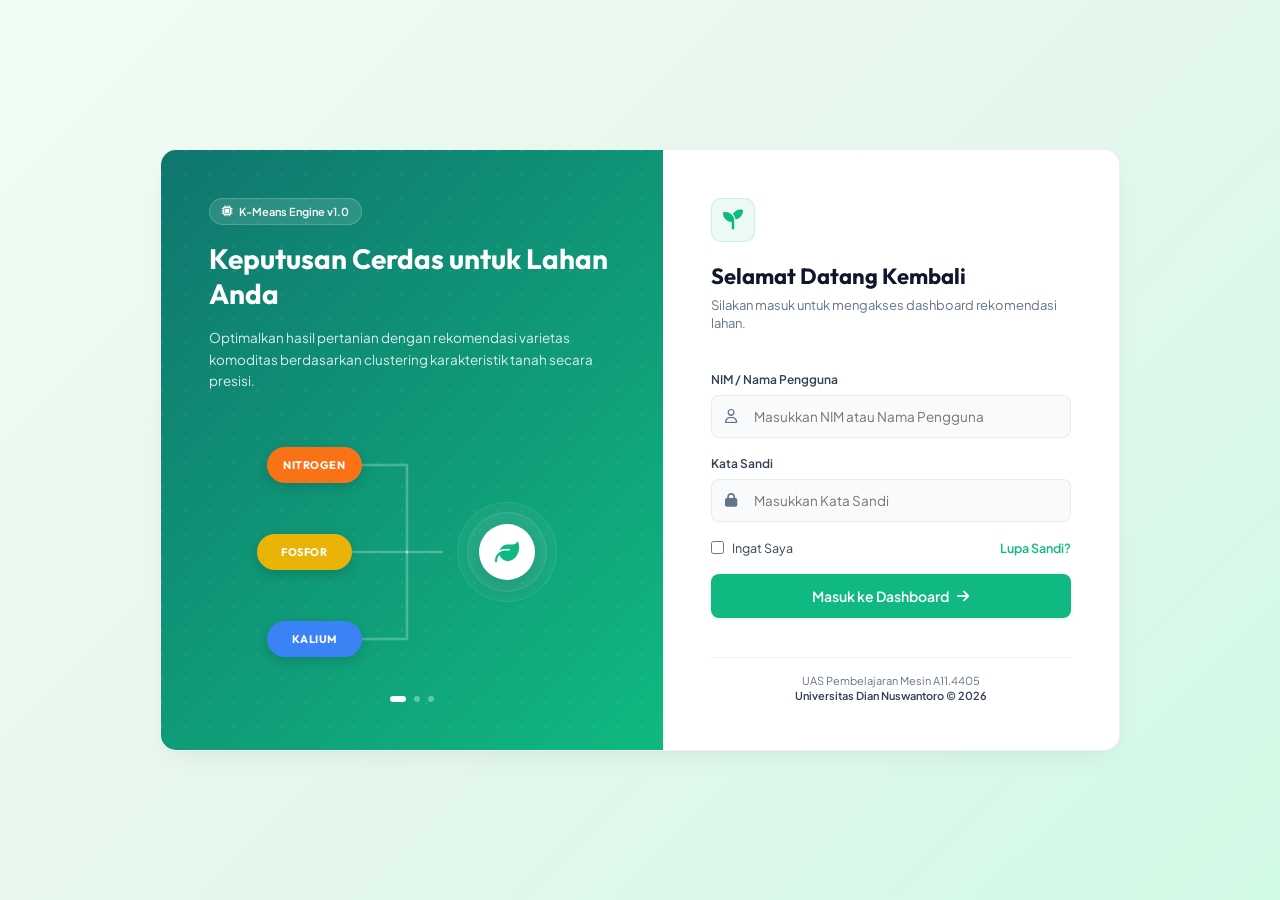
<file: web/lg.html>
<!doctype html>
<html lang="en">
    <head>
        <meta charset="UTF-8" />
        <meta name="viewport" content="width=device-width, initial-scale=1.0" />
        <title>Masuk - AgriAI Smart Crop Recommendation</title>
        <!-- Google Fonts -->
        <link rel="preconnect" href="https://fonts.googleapis.com" />
        <link rel="preconnect" href="https://fonts.gstatic.com" crossorigin />
        <link
            href="https://fonts.googleapis.com/css2?family=Plus+Jakarta+Sans:wght@300;400;500;600;700;800&family=Outfit:wght@300;400;500;600;700;800&display=swap"
            rel="stylesheet"
        />
        <!-- FontAwesome for Icons -->
        <link
            rel="stylesheet"
            href="https://cdnjs.cloudflare.com/ajax/libs/font-awesome/6.4.0/css/all.min.css"
        />
        <link rel="stylesheet" href="style.css" />
    </head>
    <body class="login-body">
        <div class="login-split-container">
            <!-- Left Panel: Information & Branding -->
            <div class="login-info-panel">
                <div class="info-content">
                    <div class="info-badge">
                        <i class="fa-solid fa-microchip"></i> K-Means Engine v1.0
                    </div>
                    <h2>Keputusan Cerdas untuk Lahan Anda</h2>
                    <p>Optimalkan hasil pertanian dengan rekomendasi varietas komoditas berdasarkan clustering karakteristik tanah secara presisi.</p>
                    
                    <!-- Decorative Graphic Mockup -->
                    <div class="info-graphic">
                        <svg class="connection-svg" viewBox="0 0 320 240">
                            <path class="connector-line" d="M 110,33 H 155 V 120" />
                            <path class="connector-line" d="M 100,120 H 155" />
                            <path class="connector-line" d="M 110,207 H 155 V 120" />
                            <path class="connector-line" d="M 155,120 H 190" />
                        </svg>

                        <div class="graphic-floating-badge badge-n">Nitrogen</div>
                        <div class="graphic-floating-badge badge-p">Fosfor</div>
                        <div class="graphic-floating-badge badge-k">Kalium</div>

                        <div class="graphic-circle outer target-node">
                            <div class="graphic-circle middle">
                                <div class="graphic-circle inner">
                                    <i class="fa-solid fa-leaf graphic-seedling"></i>
                                </div>
                            </div>
                        </div>
                    </div>
                </div>
                <div class="info-slider-dots">
                    <span class="dot active"></span>
                    <span class="dot"></span>
                    <span class="dot"></span>
                </div>
            </div>

            <!-- Right Panel: Form -->
            <div class="login-form-panel">
                <div class="form-header">
                    <div class="brand-logo">
                        <i class="fa-solid fa-seedling"></i>
                    </div>
                    <h1>Selamat Datang Kembali</h1>
                    <p>Silakan masuk untuk mengakses dashboard rekomendasi lahan.</p>
                </div>

                <form action="index.html" method="GET" class="split-login-form">
                    <div class="form-group">
                        <label for="username">NIM / Nama Pengguna</label>
                        <div class="input-icon-wrapper">
                            <i class="fa-regular fa-user input-icon"></i>
                            <input
                                type="text"
                                id="username"
                                name="username"
                                placeholder="Masukkan NIM atau Nama Pengguna"
                                required
                            />
                        </div>
                    </div>

                    <div class="form-group">
                        <label for="password">Kata Sandi</label>
                        <div class="input-icon-wrapper">
                            <i class="fa-solid fa-lock input-icon"></i>
                            <input
                                type="password"
                                id="password"
                                name="password"
                                placeholder="Masukkan Kata Sandi"
                                required
                            />
                        </div>
                    </div>

                    <div class="form-options">
                        <label class="remember-me">
                            <input type="checkbox" name="remember" />
                            <span>Ingat Saya</span>
                        </label>
                        <a href="#" class="forgot-pass">Lupa Sandi?</a>
                    </div>

                    <button type="submit" class="login-btn">
                        Masuk ke Dashboard <i class="fa-solid fa-arrow-right"></i>
                    </button>
                </form>

                <div class="split-login-footer">
                    <p>UAS Pembelajaran Mesin A11.4405</p>
                    <p class="univ-tag">Universitas Dian Nuswantoro © 2026</p>
                </div>
            </div>
        </div>
    </body>
</html>
</file>
<file: web/style.css>
:root {
    /* Color Palette - Elegant Light Theme */
    --bg-main: #f8fafc;
    --bg-sidebar: #ffffff;
    --bg-card: #ffffff;
    --bg-card-hover: #f1f5f9;
    --border-subtle: rgba(15, 23, 42, 0.06);
    --border-accent: rgba(16, 185, 129, 0.15);
    --border-accent-focus: rgba(16, 185, 129, 0.4);

    --text-primary: #0f172a;
    --text-secondary: #334155;
    --text-muted: #64748b;

    --accent-green: #10b981;
    --accent-green-hover: #059669;
    --accent-green-bg: rgba(16, 185, 129, 0.08);

    /* Clean agronomic feature indicators */
    --n-color: #f97316;
    --p-color: #eab308;
    --k-color: #3b82f6;
    --temp-color: #ef4444;
    --humidity-color: #06b6d4;
    --ph-color: #a855f7;
    --rainfall-color: #10b981;
}

* {
    box-sizing: border-box;
    margin: 0;
    padding: 0;
    font-family: 'Plus Jakarta Sans', sans-serif;
    -webkit-font-smoothing: antialiased;
    -moz-osx-font-smoothing: grayscale;
}

body {
    background-color: var(--bg-main);
    color: var(--text-primary);
    overflow-x: hidden;
    height: 100vh;
}

/* Scrollbar styling */
::-webkit-scrollbar {
    width: 6px;
    height: 6px;
}
::-webkit-scrollbar-track {
    background: var(--bg-main);
}
::-webkit-scrollbar-thumb {
    background: rgba(16, 185, 129, 0.15);
    border-radius: 4px;
}
::-webkit-scrollbar-thumb:hover {
    background: var(--accent-green);
}

.app-container {
    display: grid;
    grid-template-columns: 340px 1fr;
    height: 100vh;
}

/* Sidebar Controls */
.sidebar {
    background-color: var(--bg-sidebar);
    border-right: 1px solid var(--border-subtle);
    padding: 24px;
    overflow-y: auto;
    display: flex;
    flex-direction: column;
    gap: 24px;
}

.brand {
    display: flex;
    align-items: center;
    gap: 12px;
    padding-bottom: 8px;
}

.logo-icon {
    width: 40px;
    height: 40px;
    background: linear-gradient(135deg, #0f766e, #10b981);
    border-radius: 10px;
    display: flex;
    align-items: center;
    justify-content: center;
    font-size: 20px;
    color: white;
}

.brand-text h1 {
    font-family: 'Outfit', sans-serif;
    font-size: 20px;
    font-weight: 700;
    color: var(--text-primary);
    letter-spacing: -0.3px;
    line-height: 1.2;
}

.brand-text span {
    font-size: 10px;
    color: var(--text-muted);
    text-transform: uppercase;
    letter-spacing: 0.8px;
    font-weight: 600;
}

.section-title {
    font-size: 11px;
    text-transform: uppercase;
    letter-spacing: 1.2px;
    color: var(--text-secondary);
    font-weight: 700;
    margin-top: 8px;
    border-bottom: 1px solid var(--border-subtle);
    padding-bottom: 6px;
}

/* Presets */
.presets-grid {
    display: grid;
    grid-template-columns: repeat(2, 1fr);
    gap: 8px;
}

.preset-btn {
    background: #ffffff;
    border: 1px solid var(--border-subtle);
    border-radius: 8px;
    padding: 12px 8px;
    color: var(--text-primary);
    cursor: pointer;
    display: flex;
    flex-direction: column;
    align-items: center;
    justify-content: center;
    gap: 6px;
    transition: all 0.2s cubic-bezier(0.4, 0, 0.2, 1);
    box-shadow: 0 1px 2px rgba(0, 0, 0, 0.02);
}

.preset-btn:hover {
    background: var(--bg-card-hover);
    border-color: var(--accent-green);
    transform: translateY(-1px);
    box-shadow: 0 2px 4px rgba(0, 0, 0, 0.05);
}

.preset-icon {
    font-size: 18px;
}

.preset-name {
    font-size: 10px;
    font-weight: 600;
    color: var(--text-secondary);
}

/* Input Fields styling */
.input-group {
    display: flex;
    flex-direction: column;
    gap: 10px;
    background: #f8fafc;
    padding: 14px;
    border-radius: 8px;
    border: 1px solid var(--border-subtle);
}

.input-header {
    display: flex;
    justify-content: space-between;
    align-items: center;
    font-size: 12.5px;
    font-weight: 500;
}

.input-header label {
    display: flex;
    align-items: center;
    gap: 8px;
    color: var(--text-secondary);
}

.nutrient-badge {
    width: 18px;
    height: 18px;
    border-radius: 4px;
    display: inline-flex;
    align-items: center;
    justify-content: center;
    font-size: 9px;
    font-weight: 800;
    color: #ffffff;
}

.n-badge {
    background-color: var(--n-color);
}
.p-badge {
    background-color: var(--p-color);
}
.k-badge {
    background-color: var(--k-color);
}

.icon-temp {
    color: var(--temp-color);
}
.icon-humidity {
    color: var(--humidity-color);
}
.icon-ph {
    color: var(--ph-color);
}
.icon-rainfall {
    color: var(--rainfall-color);
}

.val-display {
    font-family: 'Outfit', sans-serif;
    font-weight: 600;
    color: var(--text-primary);
}

input[type='range'] {
    -webkit-appearance: none;
    width: 100%;
    height: 4px;
    border-radius: 2px;
    background: rgba(15, 23, 42, 0.06);
    outline: none;
}

input[type='range']::-webkit-slider-thumb {
    -webkit-appearance: none;
    width: 14px;
    height: 14px;
    border-radius: 50%;
    background: var(--accent-green);
    cursor: pointer;
    border: 2px solid #ffffff;
    box-shadow: 0 1px 3px rgba(0, 0, 0, 0.15);
    transition: transform 0.1s ease;
}

input[type='range']::-webkit-slider-thumb:hover {
    transform: scale(1.25);
}

/* Main Panel */
.main-panel {
    background-color: var(--bg-main);
    padding: 32px;
    overflow-y: auto;
    height: 100vh;
    display: flex;
    flex-direction: column;
    gap: 32px;
}

.top-nav {
    display: flex;
    justify-content: space-between;
    align-items: center;
    border-bottom: 1px solid var(--border-subtle);
    padding-bottom: 16px;
}

.nav-title {
    font-family: 'Outfit', sans-serif;
    font-size: 18px;
    font-weight: 600;
    color: var(--text-primary);
}

.badge-restricted {
    background-color: var(--accent-green-bg);
    border: 1px solid var(--border-accent);
    color: var(--accent-green);
    padding: 6px 12px;
    border-radius: 20px;
    font-size: 11px;
    font-weight: 600;
    display: flex;
    align-items: center;
    gap: 6px;
}

.logout-link {
    display: flex;
    align-items: center;
    justify-content: center;
    width: 32px;
    height: 32px;
    border-radius: 50%;
    color: var(--text-muted);
    background-color: #ffffff;
    border: 1px solid var(--border-subtle);
    text-decoration: none;
    font-size: 13px;
    transition: all 0.2s ease;
    cursor: pointer;
}

.logout-link:hover {
    color: #ef4444;
    border-color: rgba(239, 68, 68, 0.2);
    background-color: rgba(239, 68, 68, 0.04);
    transform: translateY(-0.5px);
}

/* Dashboard Grid */
.dashboard-grid {
    display: grid;
    grid-template-columns: 1.2fr 1fr;
    gap: 24px;
}

.card {
    background-color: var(--bg-card);
    border: 1px solid var(--border-subtle);
    border-radius: 12px;
    padding: 24px;
    position: relative;
    overflow: hidden;
    box-shadow:
        0 1px 3px rgba(15, 23, 42, 0.03),
        0 1px 2px rgba(15, 23, 42, 0.02);
}

.result-card {
    border-left: 4px solid var(--accent-green);
}

/* Remove AI Slop Card Glow */
.card-glow {
    display: none;
}

.result-meta {
    display: flex;
    justify-content: space-between;
    align-items: center;
    margin-bottom: 16px;
}

.badge-live {
    font-size: 10px;
    font-weight: 600;
    text-transform: uppercase;
    color: var(--text-muted);
    display: flex;
    align-items: center;
    gap: 8px;
    letter-spacing: 0.5px;
}

.badge-live .dot {
    width: 6px;
    height: 6px;
    background-color: var(--accent-green);
    border-radius: 50%;
    display: inline-block;
    animation: pulse 2s infinite ease-in-out;
}

@keyframes pulse {
    0% {
        opacity: 0.4;
    }
    50% {
        opacity: 1;
    }
    100% {
        opacity: 0.4;
    }
}

.result-card h3 {
    font-size: 12px;
    color: var(--text-secondary);
    text-transform: uppercase;
    letter-spacing: 0.5px;
    font-weight: 600;
}

.result-val {
    display: flex;
    align-items: center;
    gap: 20px;
    margin-bottom: 16px;
}

.cluster-id {
    font-family: 'Outfit', sans-serif;
    font-size: 56px;
    font-weight: 700;
    color: var(--text-primary);
    line-height: 1;
}

.suitability-box {
    display: flex;
    flex-direction: column;
    gap: 2px;
}

.suitability-label {
    font-size: 10px;
    text-transform: uppercase;
    color: var(--text-muted);
    letter-spacing: 0.5px;
    font-weight: 600;
}

.suitability-badge {
    background-color: var(--accent-green-bg);
    color: var(--accent-green);
    border: 1px solid var(--border-accent);
    padding: 3px 8px;
    border-radius: 4px;
    font-size: 11px;
    font-weight: 600;
}

.cluster-desc {
    font-size: 13px;
    color: var(--text-secondary);
    line-height: 1.6;
    margin-bottom: 20px;
}

.quick-metrics {
    display: grid;
    grid-template-columns: repeat(3, 1fr);
    gap: 12px;
    border-top: 1px solid var(--border-subtle);
    padding-top: 16px;
}

.q-metric {
    display: flex;
    flex-direction: column;
    gap: 4px;
}

.q-label {
    font-size: 9.5px;
    text-transform: uppercase;
    color: var(--text-muted);
    letter-spacing: 0.5px;
    font-weight: 600;
}

.q-val {
    font-size: 13px;
    font-weight: 600;
    color: var(--text-primary);
}

.download-btn {
    display: flex;
    align-items: center;
    justify-content: center;
    gap: 8px;
    width: 100%;
    margin-top: 20px;
    padding: 12px 16px;
    background-color: var(--accent-green);
    color: #ffffff;
    border: none;
    border-radius: 8px;
    font-size: 13px;
    font-weight: 600;
    cursor: pointer;
    transition: all 0.2s cubic-bezier(0.4, 0, 0.2, 1);
    box-shadow: 0 2px 4px rgba(16, 185, 129, 0.1);
}

.download-btn:hover {
    background-color: var(--accent-green-hover);
    transform: translateY(-1px);
    box-shadow: 0 4px 8px rgba(16, 185, 129, 0.18);
}

.download-btn:active {
    transform: translateY(0);
}

.download-btn:disabled {
    background-color: var(--text-muted);
    cursor: not-allowed;
    transform: none;
    box-shadow: none;
}

.download-btn i {
    font-size: 14px;
}

/* Chart Card */
.chart-card {
    display: flex;
    flex-direction: column;
}

.card-header-simple h3 {
    font-size: 15px;
    color: var(--text-primary);
    font-weight: 600;
}

.card-header-simple span {
    font-size: 11px;
    color: var(--text-muted);
}

.chart-container {
    position: relative;
    flex-grow: 1;
    height: 230px;
    margin-top: 16px;
    display: flex;
    align-items: center;
    justify-content: center;
}

/* Crops Section */
.crops-section {
    display: flex;
    flex-direction: column;
    gap: 16px;
}

.section-header-main h2 {
    font-family: 'Outfit', sans-serif;
    font-size: 18px;
    color: var(--text-primary);
    font-weight: 600;
    display: flex;
    align-items: center;
    gap: 10px;
}

.section-header-main p {
    font-size: 12.5px;
    color: var(--text-secondary);
}

.crops-grid {
    display: grid;
    grid-template-columns: repeat(auto-fill, minmax(260px, 1fr));
    gap: 16px;
}

.crop-card {
    background-color: var(--bg-card);
    border: 1px solid var(--border-subtle);
    border-radius: 10px;
    padding: 20px;
    display: flex;
    flex-direction: column;
    gap: 12px;
    transition: all 0.25s cubic-bezier(0.4, 0, 0.2, 1);
    box-shadow: 0 1px 3px rgba(15, 23, 42, 0.02);
}

.crop-card:hover {
    background-color: var(--bg-card-hover);
    border-color: var(--border-accent-focus);
    transform: translateY(-2px);
    box-shadow: 0 4px 12px rgba(15, 23, 42, 0.05);
}

.crop-card-header {
    display: flex;
    align-items: center;
    gap: 12px;
}

.crop-emoji {
    font-size: 24px;
    width: 38px;
    height: 38px;
    background: rgba(15, 23, 42, 0.02);
    border: 1px solid var(--border-subtle);
    border-radius: 8px;
    display: flex;
    align-items: center;
    justify-content: center;
}

.crop-title {
    font-size: 14.5px;
    font-weight: 600;
    color: var(--text-primary);
}

.crop-card p {
    font-size: 12px;
    color: var(--text-secondary);
    line-height: 1.5;
    flex-grow: 1;
}

.suitability-score-box {
    display: flex;
    justify-content: space-between;
    align-items: center;
    font-size: 11px;
    border-top: 1px solid var(--border-subtle);
    padding-top: 10px;
}

.suitability-score-box span {
    color: var(--text-muted);
}

.score-badge {
    color: var(--accent-green);
    font-weight: 600;
}

.app-footer {
    border-top: 1px solid var(--border-subtle);
    padding-top: 16px;
    margin-top: auto;
    text-align: center;
}

.app-footer p {
    font-size: 11px;
    color: var(--text-muted);
}

/* Actionable Insights (Rekomendasi Tindakan Agronomi) */
.insights-card {
    display: flex;
    flex-direction: column;
}

.insights-content {
    margin-top: 16px;
    flex-grow: 1;
}

.suggestions-list {
    display: flex;
    flex-direction: column;
    gap: 12px;
}

.suggestion-item {
    display: flex;
    align-items: flex-start;
    gap: 12px;
    padding: 14px 16px;
    border-radius: 8px;
    font-size: 13px;
    line-height: 1.5;
    border-left: 4px solid transparent;
    transition: all 0.2s ease;
}

.suggestion-item i,
.suggestion-item svg {
    width: 18px;
    height: 18px;
    flex-shrink: 0;
    margin-top: 2px;
}

/* Success styling */
.suggestion-item.success {
    background-color: rgba(16, 185, 129, 0.04);
    border-left-color: var(--accent-green);
}
.suggestion-item.success i,
.suggestion-item.success svg {
    color: var(--accent-green);
}

/* Warning styling */
.suggestion-item.warning {
    background-color: rgba(239, 68, 68, 0.04);
    border-left-color: #ef4444;
}
.suggestion-item.warning i,
.suggestion-item.warning svg {
    color: #ef4444;
}

/* Info styling */
.suggestion-item.info {
    background-color: rgba(59, 130, 246, 0.04);
    border-left-color: #3b82f6;
}
.suggestion-item.info i,
.suggestion-item.info svg {
    color: #3b82f6;
}

.suggestion-item span {
    color: var(--text-secondary);
}

.suggestion-item span strong {
    color: var(--text-primary);
    font-weight: 600;
}

/* Model Evaluation Card (Evaluasi Performa Model) */
.evaluation-card {
    display: flex;
    flex-direction: column;
}

.evaluation-content {
    margin-top: 16px;
    flex-grow: 1;
    display: flex;
    flex-direction: column;
    justify-content: space-between;
    gap: 16px;
}

.eval-table {
    width: 100%;
    border-collapse: collapse;
    font-size: 13px;
}

.eval-table th,
.eval-table td {
    padding: 10px 12px;
    text-align: left;
}

.eval-table th {
    font-weight: 600;
    color: var(--text-secondary);
    border-bottom: 1px solid var(--border-subtle);
    font-size: 11px;
    text-transform: uppercase;
    letter-spacing: 0.5px;
}

.eval-table td {
    color: var(--text-secondary);
    border-bottom: 1px solid rgba(15, 23, 42, 0.03);
}

.eval-table tr:last-child td {
    border-bottom: none;
}

.eval-highlight {
    font-weight: 600;
    color: var(--accent-green);
}

.eval-note {
    font-size: 11px;
    color: var(--text-muted);
    line-height: 1.4;
    font-style: italic;
    border-top: 1px solid var(--border-subtle);
    padding-top: 12px;
}

/* ========================
   GIS Indonesia Map Section
   ======================== */
.gis-section {
    display: flex;
    flex-direction: column;
    gap: 16px;
}

.gis-container {
    display: grid;
    grid-template-columns: 1fr 320px;
    gap: 20px;
    min-height: 420px;
}

.gis-map-wrapper {
    position: relative;
    background: var(--bg-card);
    border: 1px solid var(--border-subtle);
    border-radius: 12px;
    overflow: hidden;
    box-shadow: 0 1px 3px rgba(15, 23, 42, 0.03);
}

#indonesia-map {
    width: 100%;
    height: 420px;
    z-index: 1;
}

/* Override Leaflet default styling to match theme */
.leaflet-container {
    font-family: 'Plus Jakarta Sans', sans-serif;
    background: #f0f9f4;
}

.leaflet-popup-content-wrapper {
    background: #ffffff;
    border: 1px solid var(--border-subtle);
    border-radius: 10px;
    box-shadow: 0 8px 24px rgba(15, 23, 42, 0.08);
    padding: 0;
    overflow: hidden;
}

.leaflet-popup-tip-container {
    margin-top: -1px;
}

.leaflet-popup-tip {
    background: #ffffff;
}

.leaflet-popup-content {
    margin: 0;
    width: auto !important;
}

.map-popup {
    padding: 14px 16px;
    min-width: 190px;
}

.map-popup-title {
    font-size: 13px;
    font-weight: 700;
    color: var(--text-primary);
    margin-bottom: 4px;
    display: flex;
    align-items: center;
    gap: 6px;
}

.map-popup-zone {
    font-size: 10.5px;
    font-weight: 600;
    padding: 2px 8px;
    border-radius: 10px;
    display: inline-block;
    margin-bottom: 8px;
}

.zone-wet { background: rgba(16,185,129,0.1); color: #059669; }
.zone-dry { background: rgba(249,115,22,0.1); color: #ea580c; }
.zone-highland { background: rgba(59,130,246,0.1); color: #2563eb; }
.zone-plantation { background: rgba(234,179,8,0.1); color: #a16207; }

.map-popup-stats {
    display: grid;
    grid-template-columns: 1fr 1fr;
    gap: 6px;
    font-size: 11px;
    color: var(--text-secondary);
}

.map-popup-stats span {
    font-weight: 600;
    color: var(--text-primary);
}

.popup-stat-icon {
    color: var(--text-muted);
    font-size: 10px;
    margin-right: 2px;
}

/* Map Legend */
.map-legend {
    position: absolute;
    bottom: 16px;
    left: 16px;
    background: rgba(255, 255, 255, 0.95);
    backdrop-filter: blur(8px);
    border: 1px solid var(--border-subtle);
    border-radius: 8px;
    padding: 10px 12px;
    z-index: 1000;
    box-shadow: 0 2px 8px rgba(15, 23, 42, 0.06);
}

.legend-title {
    font-size: 9.5px;
    font-weight: 700;
    text-transform: uppercase;
    letter-spacing: 0.8px;
    color: var(--text-muted);
    margin-bottom: 8px;
}

.legend-items {
    display: flex;
    flex-direction: column;
    gap: 5px;
}

.legend-item {
    display: flex;
    align-items: center;
    gap: 7px;
    font-size: 11px;
    color: var(--text-secondary);
}

.legend-dot {
    width: 8px;
    height: 8px;
    border-radius: 50%;
    flex-shrink: 0;
}

/* GIS Info Panel */
.gis-info-panel {
    background: var(--bg-card);
    border: 1px solid var(--border-subtle);
    border-radius: 12px;
    padding: 20px;
    display: flex;
    flex-direction: column;
    gap: 16px;
    box-shadow: 0 1px 3px rgba(15, 23, 42, 0.03);
}

.gis-info-header {
    display: flex;
    align-items: center;
    gap: 10px;
    font-size: 14px;
    font-weight: 700;
    color: var(--text-primary);
    padding-bottom: 12px;
    border-bottom: 1px solid var(--border-subtle);
}

.gis-info-header i {
    color: var(--accent-green);
    font-size: 15px;
}

/* Placeholder state */
.gis-province-placeholder {
    display: flex;
    flex-direction: column;
    align-items: center;
    justify-content: center;
    text-align: center;
    gap: 14px;
    flex-grow: 1;
    padding: 20px 10px;
    color: var(--text-muted);
}

.gis-province-placeholder i {
    font-size: 32px;
    color: var(--border-accent);
    animation: float-cursor 2s infinite ease-in-out;
}

@keyframes float-cursor {
    0%, 100% { transform: translateY(0) rotate(-10deg); }
    50% { transform: translateY(-8px) rotate(10deg); }
}

.gis-province-placeholder p {
    font-size: 12px;
    line-height: 1.55;
    color: var(--text-muted);
}

/* Province Data */
.gis-province-data {
    display: flex;
    flex-direction: column;
    gap: 16px;
    flex-grow: 1;
}

.gis-data-grid {
    display: grid;
    grid-template-columns: 1fr 1fr;
    gap: 10px;
}

.gis-data-item {
    background: #f8fafc;
    border: 1px solid var(--border-subtle);
    border-radius: 8px;
    padding: 10px 12px;
    display: flex;
    flex-direction: column;
    gap: 4px;
}

.gis-data-label {
    font-size: 9.5px;
    text-transform: uppercase;
    letter-spacing: 0.6px;
    font-weight: 700;
    color: var(--text-muted);
}

.gis-data-val {
    font-size: 12.5px;
    font-weight: 600;
    color: var(--text-primary);
    line-height: 1.3;
}

/* Commodity spans full width */
.gis-data-item:last-child {
    grid-column: 1 / -1;
}

/* Apply Button */
.gis-apply-btn {
    display: flex;
    align-items: center;
    justify-content: center;
    gap: 8px;
    width: 100%;
    padding: 12px 16px;
    background: linear-gradient(135deg, #0f766e, #10b981);
    color: #ffffff;
    border: none;
    border-radius: 8px;
    font-size: 12.5px;
    font-weight: 600;
    cursor: pointer;
    transition: all 0.2s cubic-bezier(0.4, 0, 0.2, 1);
    box-shadow: 0 3px 8px rgba(16, 185, 129, 0.2);
    margin-top: auto;
}

.gis-apply-btn:hover {
    transform: translateY(-1px);
    box-shadow: 0 6px 16px rgba(16, 185, 129, 0.3);
}

.gis-apply-btn:active {
    transform: translateY(0);
}

/* Applied feedback pulse */
.gis-apply-btn.applied {
    background: linear-gradient(135deg, #065f46, #059669);
}

/* Custom Leaflet marker icon overrides */
.custom-marker {
    position: relative;
}

.marker-pin {
    width: 28px;
    height: 28px;
    border-radius: 50% 50% 50% 0;
    transform: rotate(-45deg);
    display: flex;
    align-items: center;
    justify-content: center;
    box-shadow: 0 3px 8px rgba(0,0,0,0.2);
}

.marker-pin::after {
    content: '';
    position: absolute;
    width: 10px;
    height: 10px;
    border-radius: 50%;
    background: white;
    opacity: 0.6;
}

/* GIS Responsive */
@media (max-width: 1100px) {
    .gis-container {
        grid-template-columns: 1fr;
    }
    #indonesia-map {
        height: 350px;
    }
}

/* Login Split Screen Styles */
.login-body {
    background: linear-gradient(135deg, #f0fdf4 0%, #e6f7ed 50%, #d1fae5 100%);
    height: 100vh;
    display: flex;
    align-items: center;
    justify-content: center;
    overflow-y: auto;
    padding: 20px;
}

.login-split-container {
    display: grid;
    grid-template-columns: 1.1fr 1fr;
    width: 100%;
    max-width: 960px;
    min-height: 600px;
    background-color: #ffffff;
    border-radius: 16px;
    overflow: hidden;
    box-shadow:
        0 10px 30px -10px rgba(15, 23, 42, 0.08),
        0 1px 3px rgba(15, 23, 42, 0.02);
    border: 1px solid var(--border-subtle);
}

/* Left Panel - Info Panel */
.login-info-panel {
    background: linear-gradient(135deg, #0f766e, #10b981);
    color: #ffffff;
    padding: 48px;
    display: flex;
    flex-direction: column;
    justify-content: space-between;
    position: relative;
    overflow: hidden;
}

/* Background grid overlay */
.login-info-panel::before {
    content: '';
    position: absolute;
    top: 0;
    left: 0;
    right: 0;
    bottom: 0;
    background-image: radial-gradient(
        circle at 1px 1px,
        rgba(255, 255, 255, 0.08) 1px,
        transparent 0
    );
    background-size: 24px 24px;
    pointer-events: none;
}

.info-content {
    display: flex;
    flex-direction: column;
    gap: 16px;
    z-index: 1;
}

.info-badge {
    background-color: rgba(255, 255, 255, 0.12);
    border: 1px solid rgba(255, 255, 255, 0.18);
    padding: 6px 12px;
    border-radius: 20px;
    font-size: 11px;
    font-weight: 600;
    width: fit-content;
    display: flex;
    align-items: center;
    gap: 6px;
}

.login-info-panel h2 {
    font-family: 'Outfit', sans-serif;
    font-size: 28px;
    font-weight: 700;
    line-height: 1.25;
}

.login-info-panel p {
    font-size: 13.5px;
    line-height: 1.6;
    color: rgba(255, 255, 255, 0.85);
}

/* Graphic Mockup Style */
.info-graphic {
    position: relative;
    width: 320px;
    height: 240px;
    margin: 24px auto;
    display: block;
}

.connection-svg {
    position: absolute;
    top: 0;
    left: 0;
    width: 100%;
    height: 100%;
    pointer-events: none;
    z-index: 0;
}

.connector-line {
    fill: none;
    stroke: rgba(255, 255, 255, 0.25);
    stroke-width: 2.5;
    stroke-linecap: round;
    stroke-linejoin: round;
}

.graphic-circle {
    border-radius: 50%;
    display: flex;
    align-items: center;
    justify-content: center;
}

.graphic-circle.outer.target-node {
    position: absolute;
    right: 15px;
    top: 70px;
    width: 100px;
    height: 100px;
    background-color: rgba(255, 255, 255, 0.04);
    border: 1px solid rgba(255, 255, 255, 0.08);
    z-index: 1;
}

.graphic-circle.middle {
    width: 80px;
    height: 80px;
    background-color: rgba(255, 255, 255, 0.06);
    border: 1px solid rgba(255, 255, 255, 0.1);
}

.graphic-circle.inner {
    width: 56px;
    height: 56px;
    background-color: #ffffff;
    box-shadow: 0 8px 20px rgba(15, 23, 42, 0.15);
}

.graphic-seedling {
    font-size: 24px;
    color: var(--accent-green);
}

.graphic-floating-badge {
    position: absolute;
    width: 95px;
    height: 36px;
    border-radius: 18px;
    display: flex;
    align-items: center;
    justify-content: center;
    font-family: 'Outfit', sans-serif;
    font-size: 11px;
    font-weight: 700;
    text-transform: uppercase;
    letter-spacing: 0.5px;
    color: #ffffff;
    box-shadow: 0 4px 12px rgba(0, 0, 0, 0.15);
    animation: float 4s infinite ease-in-out;
    z-index: 1;
}

.badge-n {
    background-color: var(--n-color);
    top: 15px;
    left: 15px;
    animation-delay: 0s;
}

.badge-p {
    background-color: var(--p-color);
    top: 102px;
    left: 5px;
    animation-delay: 1.3s;
}

.badge-k {
    background-color: var(--k-color);
    bottom: 15px;
    left: 15px;
    animation-delay: 2.6s;
}

@keyframes float {
    0%,
    100% {
        transform: translateY(0);
    }
    50% {
        transform: translateY(-8px);
    }
}

.info-slider-dots {
    display: flex;
    gap: 8px;
    justify-content: center;
    z-index: 1;
}

.info-slider-dots .dot {
    width: 6px;
    height: 6px;
    border-radius: 50%;
    background-color: rgba(255, 255, 255, 0.35);
    cursor: pointer;
    transition: all 0.2s ease;
}

.info-slider-dots .dot.active {
    background-color: #ffffff;
    width: 16px;
    border-radius: 4px;
}

/* Right Panel - Form Panel */
.login-form-panel {
    padding: 48px;
    display: flex;
    flex-direction: column;
    justify-content: space-between;
    background-color: #ffffff;
}

.form-header {
    margin-bottom: 28px;
}

.brand-logo {
    width: 44px;
    height: 44px;
    background: var(--accent-green-bg);
    border: 1px solid var(--border-accent);
    color: var(--accent-green);
    border-radius: 10px;
    display: flex;
    align-items: center;
    justify-content: center;
    font-size: 20px;
    margin-bottom: 20px;
}

.form-header h1 {
    font-family: 'Outfit', sans-serif;
    font-size: 22px;
    font-weight: 700;
    color: var(--text-primary);
    margin-bottom: 6px;
}

.form-header p {
    font-size: 13px;
    color: var(--text-muted);
    line-height: 1.4;
}

.split-login-form {
    display: flex;
    flex-direction: column;
    gap: 18px;
}

.form-group {
    display: flex;
    flex-direction: column;
    gap: 8px;
}

.form-group label {
    font-size: 12px;
    font-weight: 600;
    color: var(--text-secondary);
}

.input-icon-wrapper {
    position: relative;
    display: flex;
    align-items: center;
}

.input-icon {
    position: absolute;
    left: 14px;
    color: var(--text-muted);
    font-size: 14px;
}

.input-icon-wrapper input {
    width: 100%;
    padding: 12px 14px 12px 42px;
    border: 1px solid var(--border-subtle);
    border-radius: 8px;
    background-color: #f8fafc;
    color: var(--text-primary);
    font-size: 13.5px;
    outline: none;
    transition: all 0.2s ease;
}

.input-icon-wrapper input:focus {
    border-color: var(--accent-green);
    background-color: #ffffff;
    box-shadow: 0 0 0 3px rgba(16, 185, 129, 0.08);
}

.form-options {
    display: flex;
    justify-content: space-between;
    align-items: center;
    font-size: 12.5px;
}

.remember-me {
    display: flex;
    align-items: center;
    gap: 8px;
    cursor: pointer;
    color: var(--text-secondary);
}

.remember-me input[type='checkbox'] {
    accent-color: var(--accent-green);
    cursor: pointer;
}

.forgot-pass {
    color: var(--accent-green);
    text-decoration: none;
    font-weight: 600;
}

.forgot-pass:hover {
    color: var(--accent-green-hover);
}

.login-btn {
    display: flex;
    align-items: center;
    justify-content: center;
    gap: 8px;
    background-color: var(--accent-green);
    color: white;
    border: none;
    border-radius: 8px;
    padding: 13px;
    font-size: 14px;
    font-weight: 600;
    cursor: pointer;
    transition: all 0.2s cubic-bezier(0.4, 0, 0.2, 1);
    box-shadow: 0 2px 4px rgba(16, 185, 129, 0.1);
}

.login-btn:hover {
    background-color: var(--accent-green-hover);
    transform: translateY(-1px);
    box-shadow: 0 4px 8px rgba(16, 185, 129, 0.18);
}

.login-btn:active {
    transform: translateY(0);
}

.split-login-footer {
    text-align: center;
    font-size: 11px;
    color: var(--text-muted);
    margin-top: 28px;
    border-top: 1px solid var(--border-subtle);
    padding-top: 16px;
}

.split-login-footer .univ-tag {
    font-weight: 600;
    margin-top: 2px;
    color: var(--text-secondary);
}

/* Responsiveness */
@media (max-width: 1024px) {
    .app-container {
        grid-template-columns: 1fr;
        height: auto;
    }
    .sidebar {
        height: auto;
        border-right: none;
        border-bottom: 1px solid var(--border-subtle);
    }
    .main-panel {
        height: auto;
        padding: 24px;
    }
    .dashboard-grid {
        grid-template-columns: 1fr;
    }
}

@media (max-width: 768px) {
    .login-split-container {
        grid-template-columns: 1fr;
        max-width: 420px;
    }
    .login-info-panel {
        display: none; /* Hide info panel on mobile */
    }
    .login-form-panel {
        padding: 32px;
    }
}

/* Model Switcher Dropdown Style */
.model-switcher {
    position: relative;
    display: flex;
    align-items: center;
    background-color: var(--bg-main);
    border: 1px solid var(--border-subtle);
    border-radius: 8px;
    padding: 0 12px;
    height: 38px;
    transition: all 0.2s cubic-bezier(0.4, 0, 0.2, 1);
}

.model-switcher:hover {
    border-color: var(--accent-green);
    box-shadow: 0 0 0 3px rgba(16, 185, 129, 0.1);
}

.model-switcher-icon {
    font-size: 14px;
    color: var(--accent-green);
    margin-right: 8px;
}

.model-switcher select {
    background: transparent;
    border: none;
    outline: none;
    color: var(--text-primary);
    font-family: inherit;
    font-size: 13px;
    font-weight: 600;
    cursor: pointer;
    padding-right: 20px;
    appearance: none;
    -webkit-appearance: none;
}

.model-switcher::after {
    content: '\f107'; /* FontAwesome angle-down */
    font-family: 'Font Awesome 6 Free';
    font-weight: 900;
    position: absolute;
    right: 12px;
    font-size: 11px;
    color: var(--text-muted);
    pointer-events: none;
}

/* Eval Table Row Highlight */
.eval-active-row {
    background-color: rgba(16, 185, 129, 0.05) !important;
    border-left: 3px solid var(--accent-green);
}

.eval-active-row td {
    font-weight: 600 !important;
    color: var(--text-primary) !important;
}
</file>
